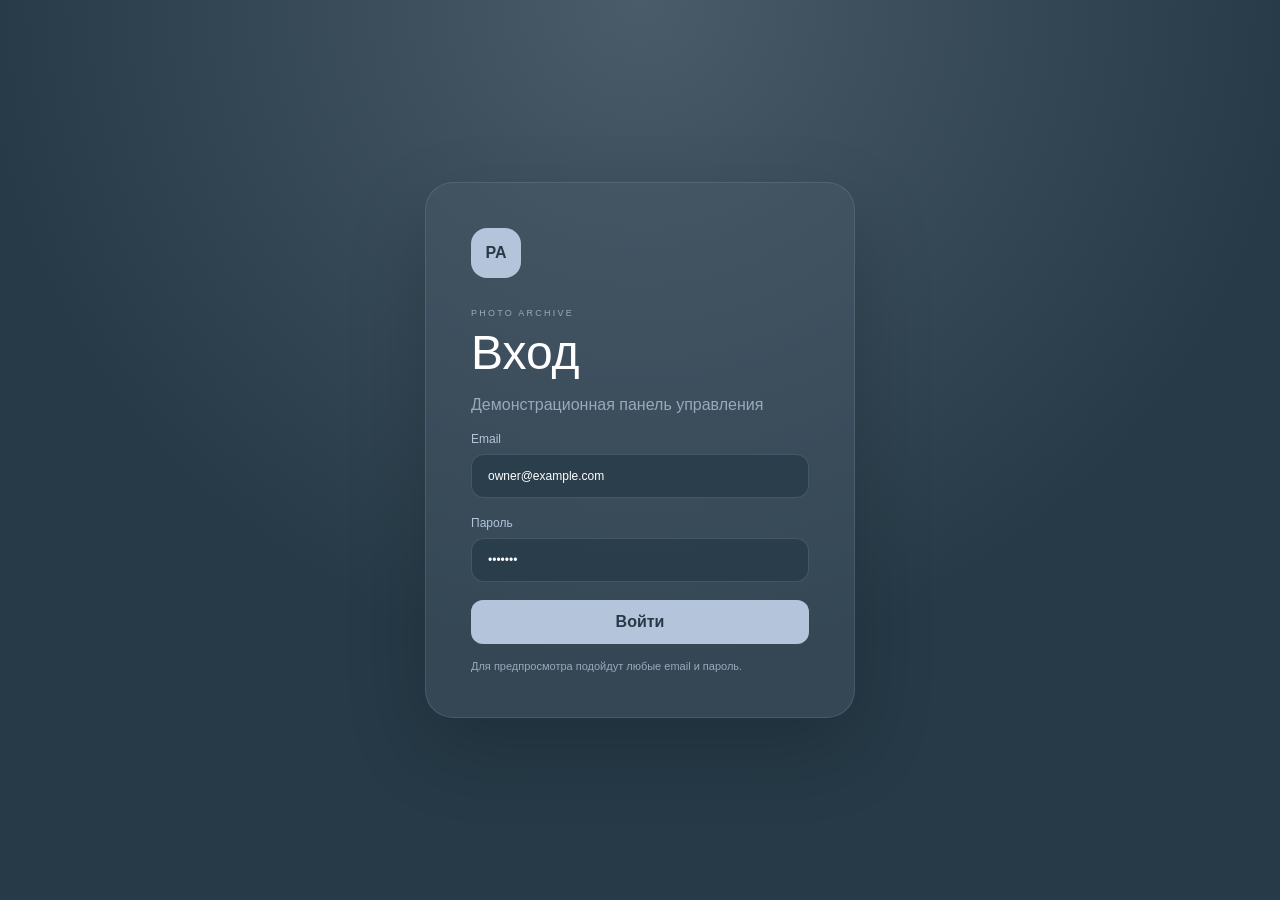
<file: admin/index.html>
<!DOCTYPE html>
<html lang="ru">
<head><meta charset="UTF-8"><meta name="viewport" content="width=device-width,initial-scale=1.0"><title>Photo Archive — Admin</title><link rel="stylesheet" href="admin.css"></head>
<body>
<main id="loginScreen" class="login-screen"><div class="login-card"><div class="login-mark">PA</div><p class="small-label">PHOTO ARCHIVE</p><h1>Вход</h1><p class="muted">Демонстрационная панель управления</p><form id="loginForm"><label>Email<input type="email" value="owner@example.com" required></label><label>Пароль<input type="password" value="preview" required></label><button class="primary-button" type="submit">Войти</button></form><p class="hint">Для предпросмотра подойдут любые email и пароль.</p></div></main>
<div id="dashboard" class="dashboard hidden">
<aside class="sidebar"><div><div class="brand">PHOTO / ARCHIVE</div><nav><button class="nav-button active" data-page="albums">Альбомы</button><button class="nav-button" data-page="categories">Категории</button><button class="nav-button" data-page="users">Пользователи</button></nav></div><div class="account"><div><strong>Владелец</strong><small>Owner</small></div><button id="logoutButton">Выйти</button></div></aside>
<main class="content">
<section id="page-albums" class="admin-page"><div class="page-header"><div><p class="small-label">COLLECTION</p><h2>Альбомы</h2></div><button class="primary-button">+ Новый альбом</button></div><div class="cards"><div class="card"><strong>Berlin</strong><span>3 фото · Открытый</span></div><div class="card"><strong>Architecture</strong><span>2 фото · Открытый</span></div><div class="card"><strong>Summer</strong><span>3 фото · Открытый</span></div></div></section>
<section id="page-categories" class="admin-page hidden"><div class="page-header"><div><p class="small-label">ORGANIZATION</p><h2>Категории</h2></div><button class="primary-button">+ Категория</button></div><div class="cards"><div class="card"><strong>Goodzone</strong><span>3 альбома</span></div><div class="card"><strong>Личное</strong><span>1 альбом</span></div></div></section>
<section id="page-users" class="admin-page hidden"><div class="page-header"><div><p class="small-label">ACCESS</p><h2>Пользователи</h2></div><button class="primary-button">+ Администратор</button></div><div class="user-card"><div class="avatar">O</div><div class="user-info"><strong>Владелец</strong><span>owner@example.com</span></div><div class="role">Владелец</div></div></section>
</main></div><script src="admin.js"></script></body></html>
</file>
<file: admin/admin.css>
:root{--dark:#263A47;--medium:#4A5B6A;--light:#98A9BE;--pale:#B4C5DB}*{box-sizing:border-box}body{margin:0;min-height:100vh;background:var(--dark);color:var(--pale);font-family:-apple-system,BlinkMacSystemFont,"Segoe UI",Arial,sans-serif}button,input{font:inherit}.hidden{display:none!important}.login-screen{min-height:100vh;display:flex;align-items:center;justify-content:center;padding:20px;background:radial-gradient(circle at top,#4A5B6A,#263A47 60%)}.login-card{width:min(100%,430px);padding:45px;border-radius:28px;background:rgba(74,91,106,.42);border:1px solid rgba(180,197,219,.15);box-shadow:0 30px 80px rgba(0,0,0,.18)}.login-mark{width:50px;height:50px;display:flex;align-items:center;justify-content:center;margin-bottom:30px;border-radius:16px;color:var(--dark);background:var(--pale);font-weight:700}.small-label{margin:0 0 7px;color:var(--light);font-size:9px;letter-spacing:.25em}.login-card h1{margin:0;color:white;font-size:48px;font-weight:400}.muted,.hint{color:var(--light)}.hint{font-size:11px;margin:16px 0 0}.login-card label{display:block;margin:18px 0;font-size:12px}.login-card input{width:100%;margin-top:8px;padding:14px 16px;outline:none;color:white;border-radius:13px;border:1px solid rgba(180,197,219,.18);background:rgba(38,58,71,.72)}.primary-button{padding:13px 20px;border:0;border-radius:12px;color:var(--dark);background:var(--pale);font-weight:600;cursor:pointer}.login-card .primary-button{width:100%}.dashboard{min-height:100vh;display:grid;grid-template-columns:250px 1fr}.sidebar{position:sticky;top:0;height:100vh;display:flex;flex-direction:column;justify-content:space-between;padding:30px 20px;background:rgba(28,44,54,.55);border-right:1px solid rgba(180,197,219,.1)}.brand{margin:5px 10px 45px;font-size:11px;letter-spacing:.2em}.sidebar nav{display:flex;flex-direction:column;gap:7px}.nav-button{padding:13px 15px;text-align:left;border:0;border-radius:12px;color:var(--light);background:transparent;cursor:pointer}.nav-button.active,.nav-button:hover{color:white;background:rgba(180,197,219,.14)}.account{display:flex;align-items:center;justify-content:space-between;padding:15px;border-radius:15px;background:rgba(180,197,219,.07)}.account strong,.account small{display:block}.account strong{color:white;font-size:12px}.account small{margin-top:3px;font-size:10px}.account button{border:0;color:var(--light);background:transparent;cursor:pointer}.content{padding:clamp(30px,5vw,70px)}.admin-page{max-width:1200px;margin:auto}.page-header{display:flex;align-items:center;justify-content:space-between;gap:20px;margin-bottom:40px}.page-header h2{margin:0;color:white;font-size:clamp(38px,5vw,64px);font-weight:300;letter-spacing:-.04em}.cards{display:grid;grid-template-columns:repeat(auto-fit,minmax(230px,1fr));gap:12px}.card,.user-card{padding:18px;border-radius:17px;background:rgba(74,91,106,.28);border:1px solid rgba(180,197,219,.1)}.card strong,.card span{display:block}.card strong{color:white;font-size:18px}.card span{margin-top:8px;color:var(--light);font-size:12px}.user-card{display:flex;align-items:center;gap:16px}.avatar{width:45px;height:45px;display:flex;align-items:center;justify-content:center;border-radius:14px;color:var(--dark);background:var(--pale);font-weight:700}.user-info{flex:1}.user-info strong,.user-info span{display:block}.user-info strong{color:white}.user-info span{margin-top:4px;color:var(--light);font-size:12px}.role{padding:7px 11px;border-radius:20px;background:rgba(180,197,219,.12);font-size:10px}@media(max-width:750px){.dashboard{display:block}.sidebar{position:static;width:100%;height:auto;padding:15px}.brand{margin:5px 5px 15px}.sidebar nav{flex-direction:row;overflow:auto}.account{margin-top:15px}.content{padding:30px 15px}.page-header{align-items:flex-start;flex-direction:column}.login-card{padding:30px 22px}}
</file>
